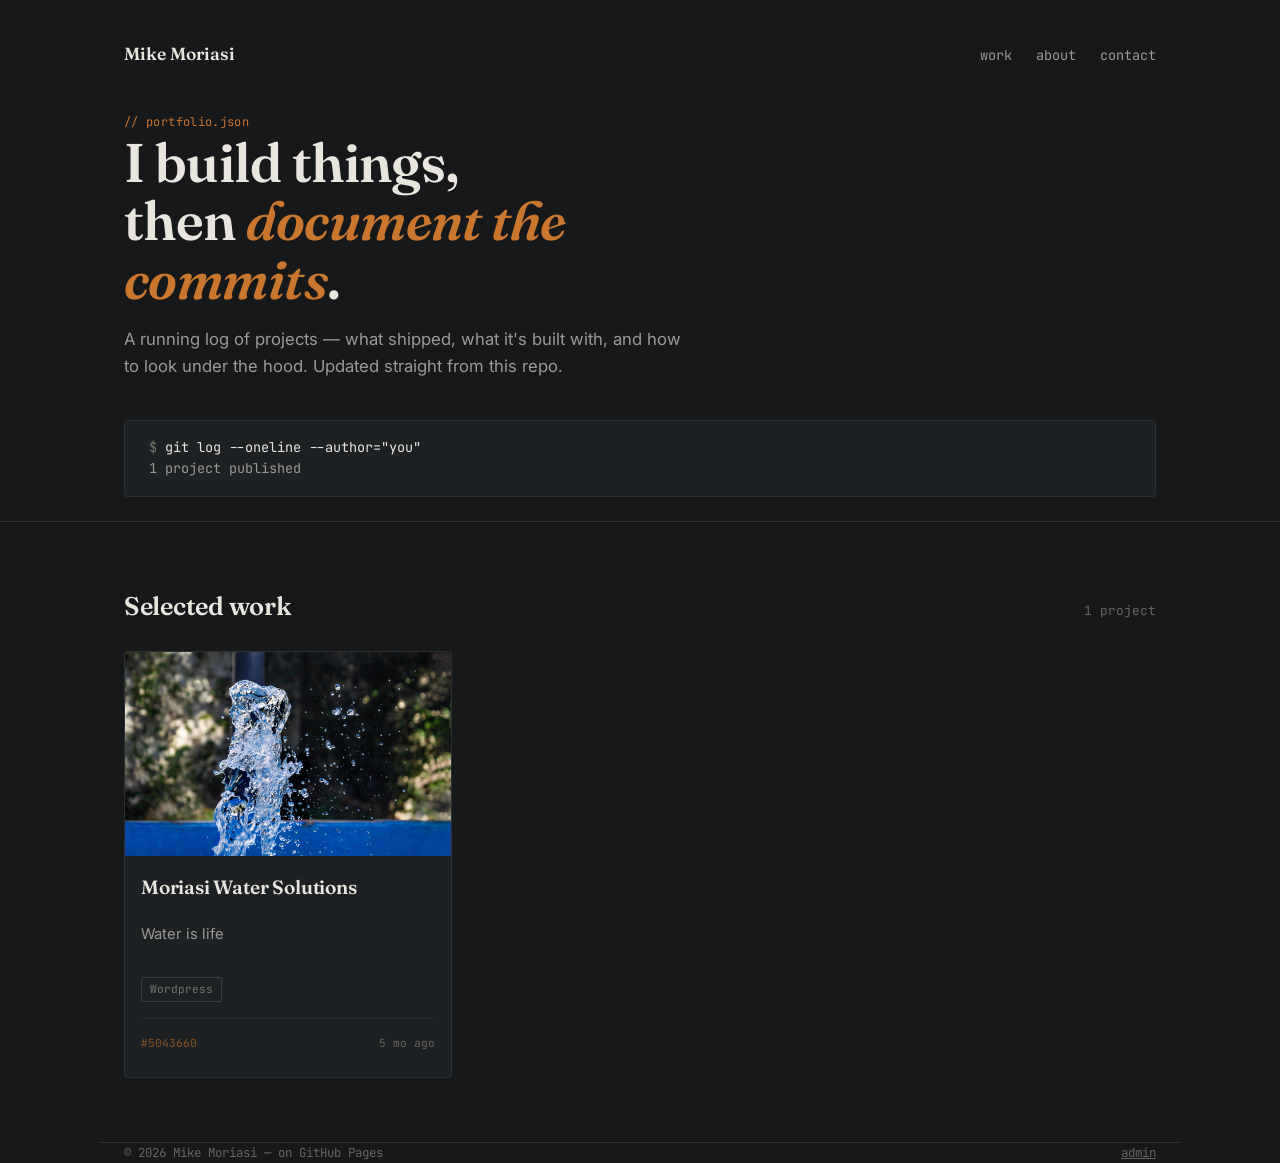
<file: index.html>
<!doctype html>
<html lang="en">
<head>
<meta charset="UTF-8" />
<meta name="viewport" content="width=device-width, initial-scale=1.0" />
<title>Your Name — Portfolio</title>
<meta name="description" content="Selected work and projects." />
<link rel="preconnect" href="https://fonts.googleapis.com" />
<link rel="preconnect" href="https://fonts.gstatic.com" crossorigin />
<link href="https://fonts.googleapis.com/css2?family=Fraunces:opsz,wght@9..144,500;9..144,600&family=Inter:wght@400;500;600&family=JetBrains+Mono:wght@400;500&display=swap" rel="stylesheet">
<link rel="stylesheet" href="css/style.css" />
</head>
<body>

<header class="site-header">
  <div class="wrap hero-top">
    <a class="brand" href="#">Mike Moriasi</a>
    <nav class="nav-links">
      <a href="#work">work</a>
      <a href="#about">about</a>
      <a href="mailto:you@example.com">contact</a>
    </nav>
  </div>

  <div class="wrap hero">
    <span class="eyebrow">// portfolio.json</span>
    <h1>I build things,<br />then <span class="accent-word">document the commits</span>.</h1>
    <p class="lede">
      A running log of projects — what shipped, what it's built with, and how to
      look under the hood. Updated straight from this repo.
    </p>
    <div class="terminal" id="terminal">
      <div class="line"><span class="prompt">$</span> <span class="val">git log --oneline --author="you"</span></div>
      <div class="line" id="terminal-count">fetching project history…</div>
    </div>
  </div>
</header>

<main class="wrap" id="about">
  <div class="section-head" id="work">
    <h2>Selected work</h2>
    <span class="log-count" id="log-count"></span>
  </div>

  <div id="grid" class="grid" aria-live="polite">
    <!-- project cards injected here -->
  </div>
</main>

<footer class="wrap">
  <span>© <span id="year"></span> Mike Moriasi —  on GitHub Pages</span>
  <a href="admin.html">admin</a>
</footer>

<div class="modal-backdrop" id="modal-backdrop" hidden>
  <div class="modal" role="dialog" aria-modal="true" aria-labelledby="modal-title">
    <button class="modal-close" id="modal-close" aria-label="Close">✕</button>
    <div id="modal-image-wrap"></div>
    <h2 id="modal-title"></h2>
    <p class="tagline" id="modal-tagline"></p>
    <p class="description" id="modal-description"></p>
    <div class="tags" id="modal-tags"></div>
    <div class="links" id="modal-links" style="margin-top:1.5rem;"></div>
  </div>
</div>

<script src="js/main.js"></script>
</body>
</html>
</file>
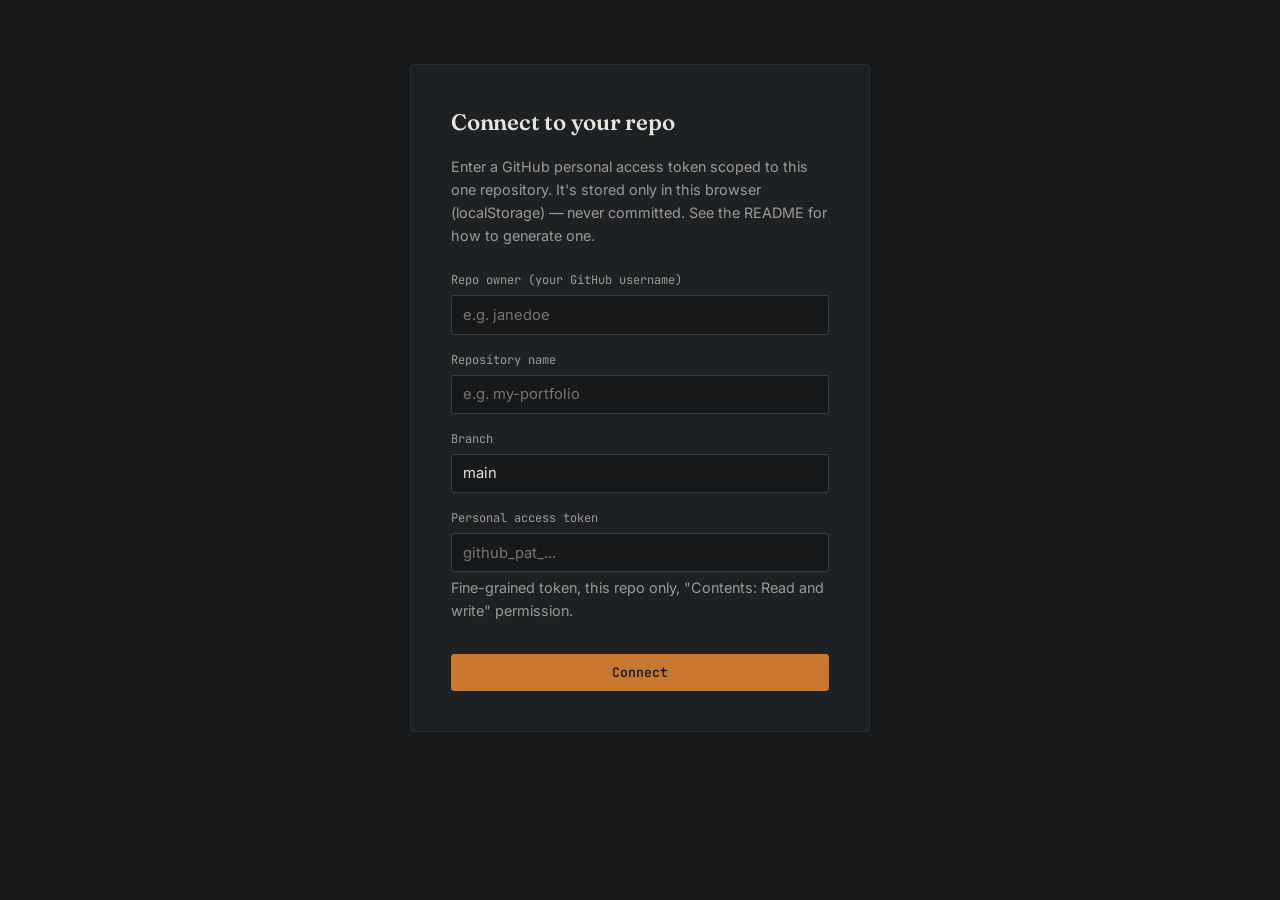
<file: admin.html>
<!doctype html>
<html lang="en">
<head>
<meta charset="UTF-8" />
<meta name="viewport" content="width=device-width, initial-scale=1.0" />
<title>Admin — Portfolio</title>
<link rel="preconnect" href="https://fonts.googleapis.com" />
<link rel="preconnect" href="https://fonts.gstatic.com" crossorigin />
<link href="https://fonts.googleapis.com/css2?family=Fraunces:opsz,wght@9..144,500;9..144,600&family=Inter:wght@400;500;600&family=JetBrains+Mono:wght@400;500&display=swap" rel="stylesheet">
<link rel="stylesheet" href="css/style.css" />
</head>
<body>

<!-- LOGIN VIEW -->
<div class="wrap" id="login-view">
  <div class="login-panel">
    <h1>Connect to your repo</h1>
    <p>
      Enter a GitHub personal access token scoped to this one repository.
      It's stored only in this browser (localStorage) — never committed.
      See the README for how to generate one.
    </p>

    <div class="field">
      <label for="f-owner">Repo owner (your GitHub username)</label>
      <input id="f-owner" type="text" placeholder="e.g. janedoe" />
    </div>
    <div class="field">
      <label for="f-repo">Repository name</label>
      <input id="f-repo" type="text" placeholder="e.g. my-portfolio" />
    </div>
    <div class="field">
      <label for="f-branch">Branch</label>
      <input id="f-branch" type="text" placeholder="main" value="main" />
    </div>
    <div class="field">
      <label for="f-token">Personal access token</label>
      <input id="f-token" type="password" placeholder="github_pat_..." />
      <p class="field-hint">Fine-grained token, this repo only, "Contents: Read and write" permission.</p>
    </div>

    <button class="btn btn-primary" id="btn-connect" style="width:100%;justify-content:center;margin-top:0.5rem;">Connect</button>
    <p class="error-msg" id="login-error" hidden></p>
  </div>
</div>

<!-- ADMIN VIEW -->
<div class="wrap" id="admin-view" hidden>
  <div class="admin-bar">
    <div>
      <strong class="mono" id="repo-label"></strong>
    </div>
    <div style="display:flex; align-items:center; gap:0.75rem;">
      <span class="status-pill" id="status-pill">idle</span>
      <a class="btn" href="index.html" target="_blank" rel="noopener">view site ↗</a>
      <button class="btn" id="btn-logout">log out</button>
    </div>
  </div>

  <div class="admin-layout">
    <!-- LEFT: project list / reorder -->
    <div class="panel">
      <h2>Projects <span class="log-count" id="project-count"></span></h2>
      <p class="field-hint" style="margin-bottom:1rem;">Drag to reorder — the order here is the order visitors see on the site.</p>
      <div id="project-list"></div>
      <button class="btn btn-primary" id="btn-new" style="margin-top:1rem;width:100%;justify-content:center;">+ add project</button>
    </div>

    <!-- RIGHT: edit form -->
    <div class="panel">
      <h2 id="form-heading">New project</h2>
      <form id="project-form">
        <div class="image-preview" id="image-preview">no image selected</div>
        <div class="field">
          <label for="f-image-file">Project image</label>
          <input id="f-image-file" type="file" accept="image/*" />
          <p class="field-hint">Uploaded to <span class="mono">assets/images/</span> in your repo on save.</p>
        </div>
        <div class="field">
          <label for="f-title">Title</label>
          <input id="f-title" type="text" required />
        </div>
        <div class="field">
          <label for="f-tagline">Tagline (short, one line)</label>
          <input id="f-tagline" type="text" maxlength="100" />
        </div>
        <div class="field">
          <label for="f-description">Description</label>
          <textarea id="f-description"></textarea>
        </div>
        <div class="field">
          <label for="f-tags">Tags (comma separated)</label>
          <input id="f-tags" type="text" placeholder="React, Node.js, PostgreSQL" />
        </div>
        <div class="field">
          <label for="f-live">Live URL</label>
          <input id="f-live" type="url" placeholder="https://" />
        </div>
        <div class="field">
          <label for="f-repo-url">Repo URL</label>
          <input id="f-repo-url" type="url" placeholder="https://github.com/..." />
        </div>
        <div class="field">
          <label for="f-date">Date</label>
          <input id="f-date" type="date" />
        </div>

        <div class="form-actions">
          <button type="submit" class="btn btn-primary" id="btn-save">save project</button>
          <button type="button" class="btn" id="btn-cancel">clear form</button>
          <button type="button" class="btn btn-danger" id="btn-delete" hidden>delete</button>
        </div>
        <p class="error-msg" id="form-error" hidden></p>
      </form>
    </div>
  </div>
</div>

<script src="js/admin.js"></script>
</body>
</html>
</file>
<file: css/style.css>
/* ============================================================
   DESIGN TOKENS
   ============================================================ */
:root {
  --bg: #16181a;
  --bg-raised: #1e2123;
  --bg-hover: #262a2c;
  --text: #e8e5de;
  --text-dim: #9b9a94;
  --text-faint: #67665f;
  --accent: #c9762f;
  --accent-dim: #8a5423;
  --moss: #6b7b6e;
  --border: #2c2f31;
  --border-bright: #3a3d3f;
  --danger: #b4523f;
  --success: #6b8f5e;

  --font-display: "Fraunces", Georgia, serif;
  --font-body: "Inter", -apple-system, BlinkMacSystemFont, sans-serif;
  --font-mono: "JetBrains Mono", "SF Mono", Menlo, monospace;

  --radius: 3px;
  --max-width: 1080px;
  --space-1: 0.5rem;
  --space-2: 1rem;
  --space-3: 1.5rem;
  --space-4: 2.5rem;
  --space-5: 4rem;
}

* { box-sizing: border-box; }

html { scroll-behavior: smooth; }

body {
  margin: 0;
  background: var(--bg);
  color: var(--text);
  font-family: var(--font-body);
  font-size: 16px;
  line-height: 1.6;
  -webkit-font-smoothing: antialiased;
}

img { max-width: 100%; display: block; }

a { color: inherit; }

:focus-visible {
  outline: 2px solid var(--accent);
  outline-offset: 2px;
}

@media (prefers-reduced-motion: reduce) {
  *, *::before, *::after {
    animation-duration: 0.01ms !important;
    transition-duration: 0.01ms !important;
  }
}

.wrap {
  max-width: var(--max-width);
  margin: 0 auto;
  padding: 0 var(--space-3);
}

/* ============================================================
   TYPOGRAPHY
   ============================================================ */
h1, h2, h3 {
  font-family: var(--font-display);
  font-weight: 600;
  letter-spacing: -0.01em;
  margin: 0;
}

.mono {
  font-family: var(--font-mono);
  font-size: 0.8rem;
  letter-spacing: 0.02em;
}

.eyebrow {
  font-family: var(--font-mono);
  font-size: 0.75rem;
  color: var(--accent);
  text-transform: lowercase;
  letter-spacing: 0.03em;
}

/* ============================================================
   HEADER / HERO
   ============================================================ */
header.site-header {
  padding: var(--space-4) 0 var(--space-3);
  border-bottom: 1px solid var(--border);
}

.hero-top {
  display: flex;
  justify-content: space-between;
  align-items: baseline;
  gap: var(--space-2);
  flex-wrap: wrap;
}

.brand {
  font-family: var(--font-display);
  font-size: 1.1rem;
  font-weight: 600;
  text-decoration: none;
}

.nav-links {
  display: flex;
  gap: var(--space-3);
  font-family: var(--font-mono);
  font-size: 0.85rem;
  color: var(--text-dim);
}

.nav-links a { text-decoration: none; }
.nav-links a:hover { color: var(--accent); }

.hero {
  padding-top: var(--space-4);
}

.hero h1 {
  font-size: clamp(2.2rem, 5vw, 3.4rem);
  line-height: 1.08;
  max-width: 14ch;
}

.hero .accent-word { color: var(--accent); font-style: italic; }

.hero p.lede {
  margin-top: var(--space-2);
  max-width: 52ch;
  color: var(--text-dim);
  font-size: 1.05rem;
}

.terminal {
  margin-top: var(--space-4);
  background: var(--bg-raised);
  border: 1px solid var(--border);
  border-radius: var(--radius);
  padding: var(--space-2) var(--space-3);
  font-family: var(--font-mono);
  font-size: 0.85rem;
  color: var(--text-dim);
  overflow-x: auto;
}

.terminal .line { white-space: pre; }
.terminal .prompt { color: var(--moss); }
.terminal .val { color: var(--text); }

/* ============================================================
   PROJECT GRID
   ============================================================ */
.section-head {
  display: flex;
  align-items: baseline;
  justify-content: space-between;
  margin: var(--space-5) 0 var(--space-3);
  gap: var(--space-2);
  flex-wrap: wrap;
}

.section-head h2 { font-size: 1.6rem; }

.log-count {
  font-family: var(--font-mono);
  font-size: 0.8rem;
  color: var(--text-faint);
}

.grid {
  display: grid;
  grid-template-columns: repeat(auto-fill, minmax(280px, 1fr));
  gap: var(--space-3);
  padding-bottom: var(--space-5);
}

.card {
  background: var(--bg-raised);
  border: 1px solid var(--border);
  border-radius: var(--radius);
  overflow: hidden;
  cursor: pointer;
  transition: border-color 0.15s ease, transform 0.15s ease;
  display: flex;
  flex-direction: column;
}

.card:hover {
  border-color: var(--border-bright);
  transform: translateY(-2px);
}

.card-image {
  aspect-ratio: 16 / 10;
  background: linear-gradient(135deg, #23262a, #1a1c1e);
  display: flex;
  align-items: center;
  justify-content: center;
  color: var(--text-faint);
  font-family: var(--font-mono);
  font-size: 0.75rem;
  overflow: hidden;
}

.card-image img { width: 100%; height: 100%; object-fit: cover; }

.card-body {
  padding: var(--space-2) var(--space-2) var(--space-3);
  flex: 1;
  display: flex;
  flex-direction: column;
}

.card-body h3 {
  font-size: 1.2rem;
  margin-bottom: 0.35rem;
}

.card-body .tagline {
  color: var(--text-dim);
  font-size: 0.92rem;
  flex: 1;
}

.tags {
  display: flex;
  flex-wrap: wrap;
  gap: 0.4rem;
  margin-top: var(--space-2);
}

.tag {
  font-family: var(--font-mono);
  font-size: 0.7rem;
  color: var(--moss);
  border: 1px solid var(--border-bright);
  padding: 0.15rem 0.5rem;
  border-radius: 2px;
}

.commit-line {
  margin-top: var(--space-2);
  padding-top: var(--space-2);
  border-top: 1px solid var(--border);
  font-family: var(--font-mono);
  font-size: 0.7rem;
  color: var(--text-faint);
  display: flex;
  justify-content: space-between;
}

.commit-line .hash { color: var(--accent-dim); }

.empty-state {
  border: 1px dashed var(--border-bright);
  border-radius: var(--radius);
  padding: var(--space-5) var(--space-3);
  text-align: center;
  color: var(--text-dim);
  font-family: var(--font-mono);
  font-size: 0.9rem;
}

/* ============================================================
   MODAL
   ============================================================ */
.modal-backdrop {
  position: fixed;
  inset: 0;
  background: rgba(10, 11, 12, 0.75);
  display: flex;
  align-items: flex-start;
  justify-content: center;
  padding: var(--space-4) var(--space-2);
  overflow-y: auto;
  z-index: 50;
}

.modal-backdrop[hidden] { display: none; }

.modal {
  background: var(--bg-raised);
  border: 1px solid var(--border-bright);
  border-radius: var(--radius);
  max-width: 720px;
  width: 100%;
  padding: var(--space-4);
  position: relative;
}

.modal-close {
  position: absolute;
  top: var(--space-2);
  right: var(--space-2);
  background: transparent;
  border: 1px solid var(--border-bright);
  color: var(--text-dim);
  width: 32px;
  height: 32px;
  border-radius: var(--radius);
  cursor: pointer;
  font-size: 1rem;
}

.modal-close:hover { color: var(--text); border-color: var(--accent); }

.modal img {
  width: 100%;
  border-radius: var(--radius);
  margin-bottom: var(--space-3);
  border: 1px solid var(--border);
}

.modal h2 { font-size: 1.8rem; margin-bottom: var(--space-1); }

.modal .tagline { color: var(--accent); font-size: 1rem; margin-bottom: var(--space-2); }

.modal .description {
  color: var(--text-dim);
  white-space: pre-wrap;
  margin-bottom: var(--space-3);
}

.modal .links {
  display: flex;
  gap: var(--space-2);
  flex-wrap: wrap;
}

.btn {
  display: inline-flex;
  align-items: center;
  gap: 0.4rem;
  font-family: var(--font-mono);
  font-size: 0.82rem;
  padding: 0.55rem 1rem;
  border-radius: var(--radius);
  border: 1px solid var(--border-bright);
  background: transparent;
  color: var(--text);
  cursor: pointer;
  text-decoration: none;
  transition: border-color 0.15s ease, color 0.15s ease;
}

.btn:hover { border-color: var(--accent); color: var(--accent); }

.btn-primary {
  background: var(--accent);
  border-color: var(--accent);
  color: #16181a;
  font-weight: 600;
}

.btn-primary:hover { background: var(--accent-dim); border-color: var(--accent-dim); color: #fff; }

.btn-danger:hover { border-color: var(--danger); color: var(--danger); }

/* ============================================================
   FOOTER
   ============================================================ */
footer {
  border-top: 1px solid var(--border);
  padding: var(--space-3) 0 var(--space-4);
  margin-top: var(--space-5);
  color: var(--text-faint);
  font-family: var(--font-mono);
  font-size: 0.78rem;
  display: flex;
  justify-content: space-between;
  flex-wrap: wrap;
  gap: var(--space-1);
}

footer a { color: var(--text-faint); text-decoration: underline; }
footer a:hover { color: var(--accent); }

/* ============================================================
   ADMIN PAGE
   ============================================================ */
.login-panel {
  max-width: 460px;
  margin: var(--space-5) auto;
  background: var(--bg-raised);
  border: 1px solid var(--border);
  border-radius: var(--radius);
  padding: var(--space-4);
}

.login-panel h1 { font-size: 1.4rem; margin-bottom: var(--space-1); }
.login-panel p { color: var(--text-dim); font-size: 0.9rem; margin-bottom: var(--space-3); }

.field {
  margin-bottom: var(--space-2);
}

.field label {
  display: block;
  font-family: var(--font-mono);
  font-size: 0.75rem;
  color: var(--text-dim);
  margin-bottom: 0.3rem;
}

.field input,
.field textarea,
.field select {
  width: 100%;
  background: var(--bg);
  border: 1px solid var(--border-bright);
  border-radius: var(--radius);
  color: var(--text);
  padding: 0.6rem 0.7rem;
  font-family: var(--font-body);
  font-size: 0.92rem;
}

.field input:focus,
.field textarea:focus,
.field select:focus {
  border-color: var(--accent);
  outline: none;
}

.field textarea { resize: vertical; min-height: 90px; }

.field-hint { color: var(--text-faint); font-size: 0.75rem; margin-top: 0.25rem; }

.admin-bar {
  display: flex;
  justify-content: space-between;
  align-items: center;
  padding: var(--space-2) 0;
  border-bottom: 1px solid var(--border);
  margin-bottom: var(--space-3);
  flex-wrap: wrap;
  gap: var(--space-1);
}

.status-pill {
  font-family: var(--font-mono);
  font-size: 0.75rem;
  padding: 0.25rem 0.6rem;
  border-radius: 20px;
  border: 1px solid var(--border-bright);
  color: var(--text-dim);
}

.status-pill.saving { color: var(--accent); border-color: var(--accent); }
.status-pill.saved { color: var(--success); border-color: var(--success); }
.status-pill.error { color: var(--danger); border-color: var(--danger); }

.admin-layout {
  display: grid;
  grid-template-columns: 1.1fr 1fr;
  gap: var(--space-4);
  align-items: start;
}

@media (max-width: 860px) {
  .admin-layout { grid-template-columns: 1fr; }
}

.panel {
  background: var(--bg-raised);
  border: 1px solid var(--border);
  border-radius: var(--radius);
  padding: var(--space-3);
}

.panel h2 { font-size: 1.05rem; margin-bottom: var(--space-2); }

.project-row {
  display: flex;
  align-items: center;
  gap: var(--space-1);
  padding: 0.6rem 0.5rem;
  border: 1px solid var(--border);
  border-radius: var(--radius);
  margin-bottom: 0.5rem;
  background: var(--bg);
  cursor: grab;
}

.project-row.dragging { opacity: 0.4; }

.project-row .grip {
  color: var(--text-faint);
  font-family: var(--font-mono);
  font-size: 0.8rem;
}

.project-row .row-title {
  flex: 1;
  font-size: 0.9rem;
}

.project-row .row-actions {
  display: flex;
  gap: 0.35rem;
}

.icon-btn {
  background: transparent;
  border: 1px solid var(--border-bright);
  color: var(--text-dim);
  border-radius: var(--radius);
  width: 28px;
  height: 28px;
  cursor: pointer;
  font-size: 0.8rem;
}

.icon-btn:hover { color: var(--accent); border-color: var(--accent); }

.image-preview {
  width: 100%;
  aspect-ratio: 16/10;
  border: 1px dashed var(--border-bright);
  border-radius: var(--radius);
  display: flex;
  align-items: center;
  justify-content: center;
  color: var(--text-faint);
  font-family: var(--font-mono);
  font-size: 0.75rem;
  overflow: hidden;
  margin-bottom: var(--space-2);
}

.image-preview img { width: 100%; height: 100%; object-fit: cover; }

.form-actions {
  display: flex;
  gap: var(--space-1);
  margin-top: var(--space-3);
}

.error-msg {
  color: var(--danger);
  font-family: var(--font-mono);
  font-size: 0.8rem;
  margin-top: var(--space-1);
}
</file>
